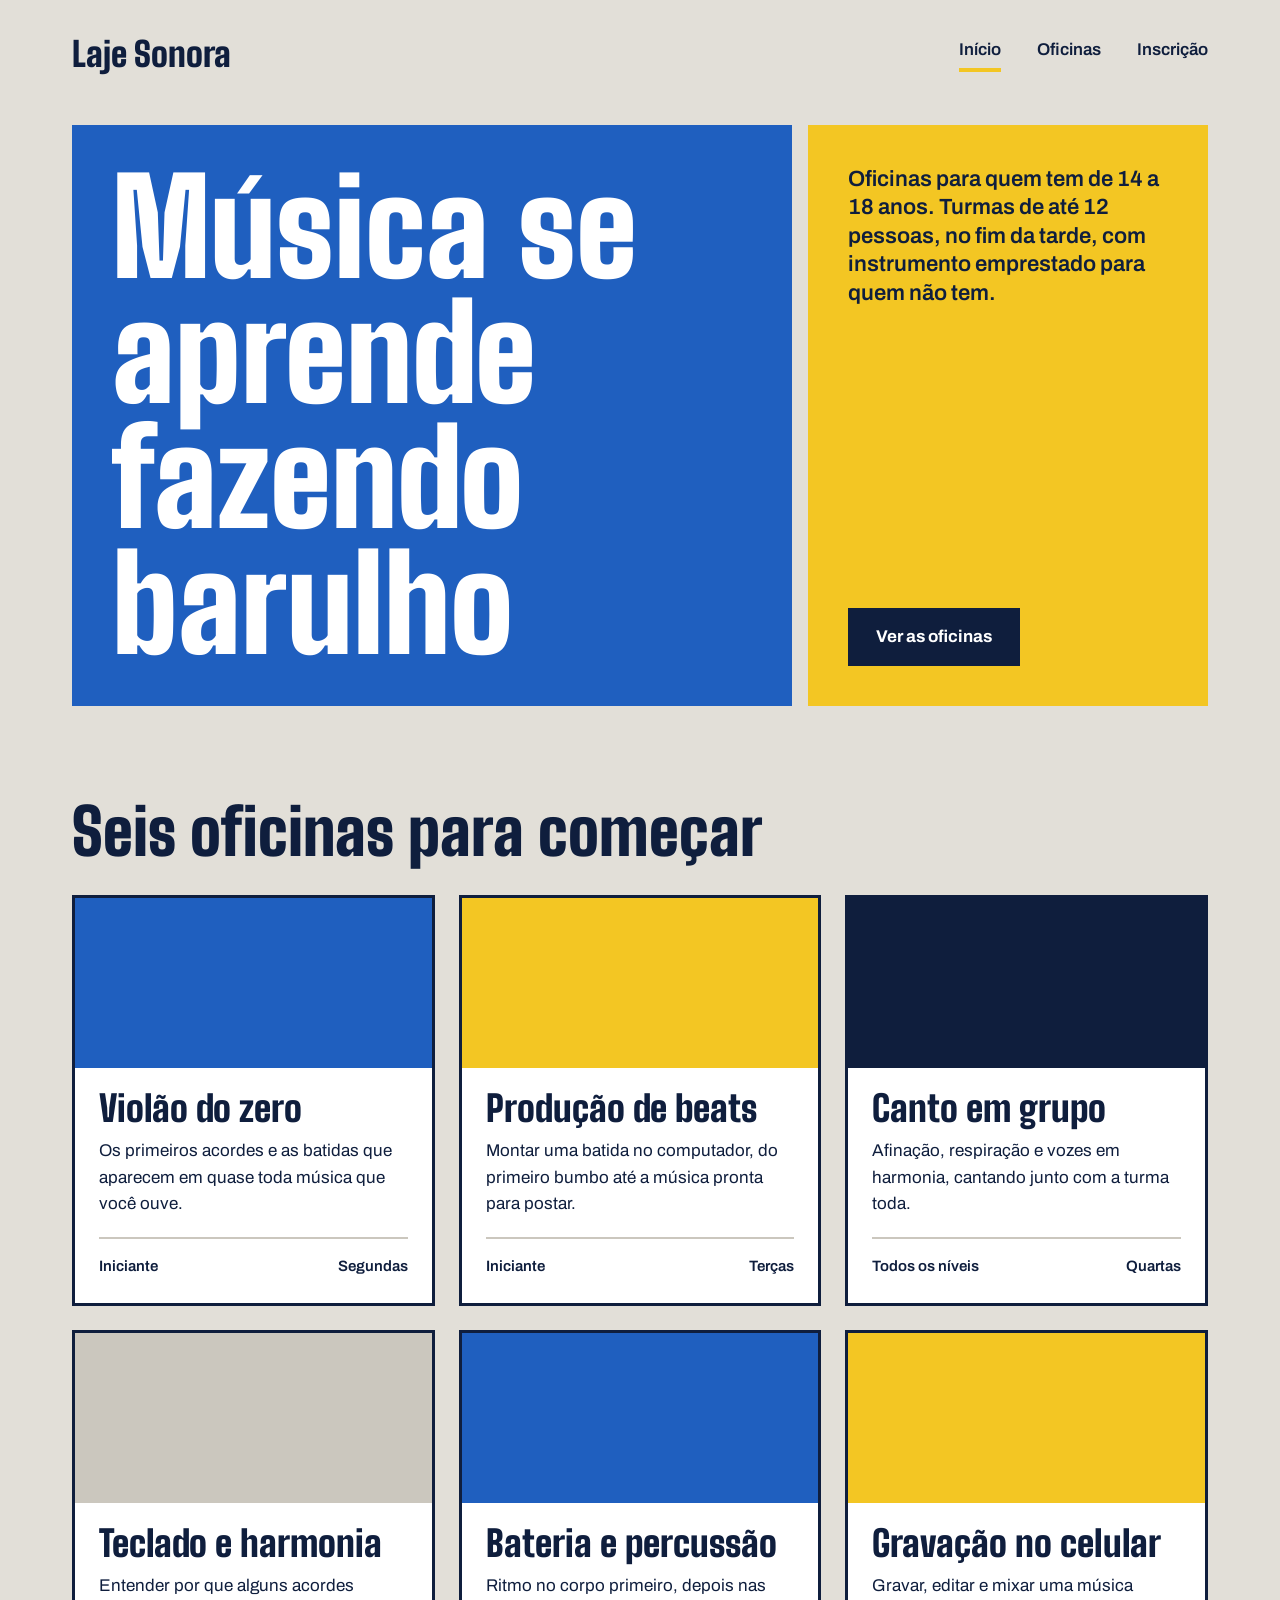
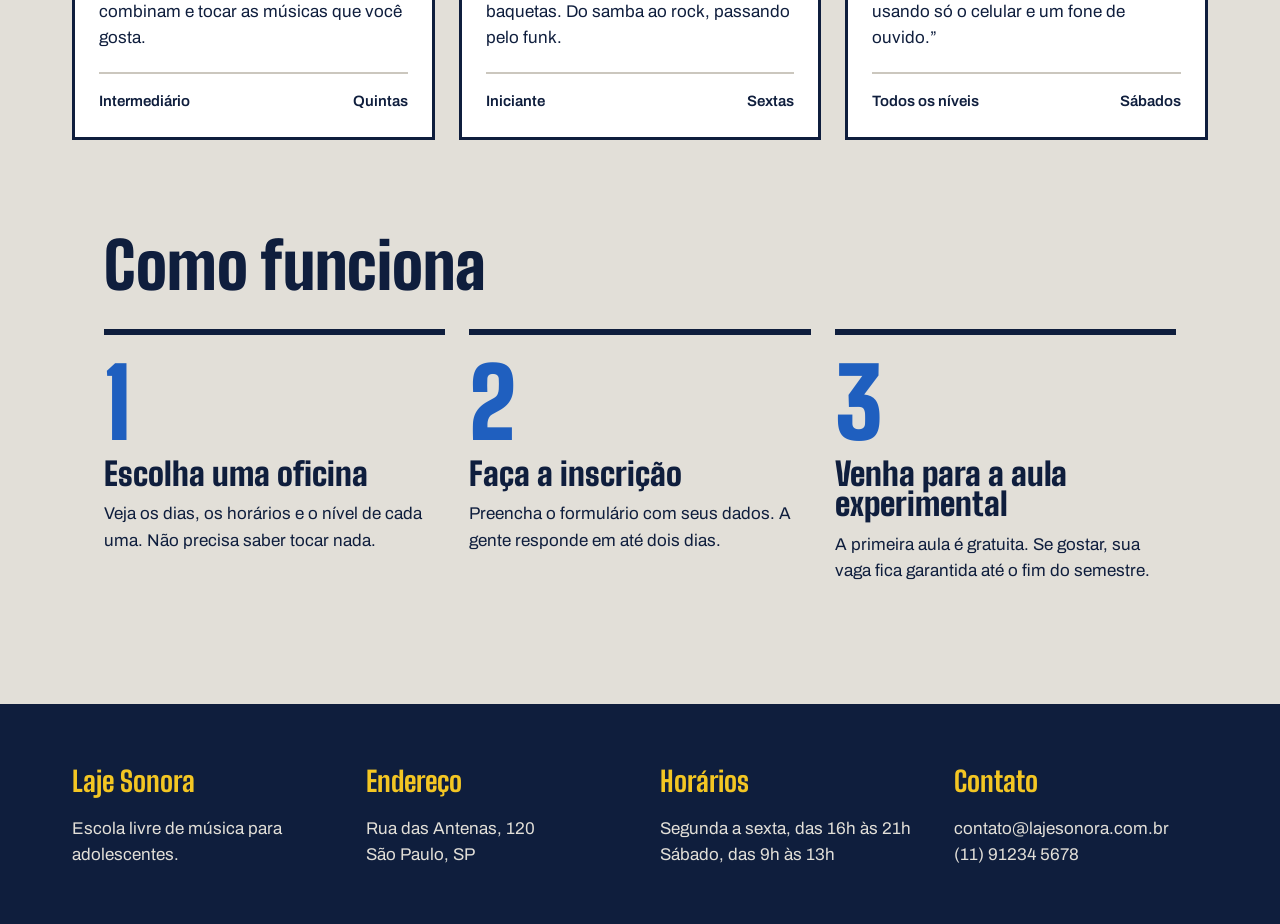
<file: index.html>
<!DOCTYPE html>
<html lang="pt-BR">
<head>
    <meta charset="UTF-8">
    <meta name="viewport" content="width=device-width, initial-scale=1.0">
    <link rel="preconnect" href="https://fonts.googleapis.com">
    <link rel="preconnect" href="https://fonts.gstatic.com" crossorigin>
    <link href="https://fonts.googleapis.com/css2?family=Archivo:ital,wght@0,100..900;1,100..900&family=Big+Shoulders:opsz,wght@10..72,100..900&display=swap" rel="stylesheet">
    <link rel="stylesheet" href="index.css">
    <title>Laje Sonora | Início</title>
</head>
<body>
    <header class="conteudo topo">
        <a href="index.html" class="logo">Laje Sonora</a>
        <nav class="menu">
            <a href="index.html" class="atual">Início</a>
            <a href="oficinas.html">Oficinas</a>
            <a href="inscricao.html">Inscrição</a>
        </nav>
    </header>

    <main>
        <section class="conteudo cartazes">

            <div class="cartaz cartaz-principal">
                <h1>Música se aprende fazendo barulho</h1>
            </div>

            <div class="cartaz cartaz-lateral">
                <p>Oficinas para quem tem de 14 a 18 anos. Turmas de até 12 pessoas, no fim da tarde, com instrumento emprestado para quem não tem.</p>
                <a href="oficinas.html" class="botao">Ver as oficinas</a>
            </div>

        </section>

        <section class="conteudo secao">
            <h2 class="titulo-secao">Seis oficinas para começar</h2>
            
            <div class="cards">
                <article class="card">
                    <div class="foto foto-azul">
                    </div>
                    <div class="card-texto">
                        <h3>Violão do zero</h3>
                        <p>Os primeiros acordes e as batidas que aparecem em quase toda música que você ouve.</p>
                        <div class="card-info">
                            <span>Iniciante</span>
                            <span>Segundas</span>
                        </div>
                    </div>
                </article>

                <article class="card">
                    <div class="foto foto-amarela">
                    </div>
                    <div class="card-texto">
                        <h3>Produção de beats</h3>
                        <p>Montar uma batida no computador, do primeiro bumbo até a música pronta para postar.</p>
                        <div class="card-info">
                            <span>Iniciante</span>
                            <span>Terças</span>
                        </div>
                    </div>
                </article>

                <article class="card">
                    <div class="foto foto-tinta">
                    </div>
                    <div class="card-texto">
                        <h3>Canto em grupo</h3>
                        <p>Afinação, respiração e vozes em harmonia, cantando junto com a turma toda.</p>
                        <div class="card-info">
                            <span>Todos os níveis</span>
                            <span>Quartas</span>
                        </div>
                    </div>
                </article>

                <article class="card">
                    <div class="foto">
                    </div>
                    <div class="card-texto">
                        <h3>Teclado e harmonia</h3>
                        <p>Entender por que alguns acordes combinam e tocar as músicas que você gosta.</p>
                        <div class="card-info">
                            <span>Intermediário</span>
                            <span>Quintas</span>
                        </div>
                    </div>
                </article>

                <article class="card">
                    <div class="foto foto-azul">
                    </div>
                    <div class="card-texto">
                        <h3>Bateria e percussão</h3>
                        <p>Ritmo no corpo primeiro, depois nas baquetas. Do samba ao rock, passando pelo funk.</p>
                        <div class="card-info">
                            <span>Iniciante</span>
                            <span>Sextas</span>
                        </div>
                    </div>
                </article>

                <article class="card">
                    <div class="foto foto-amarela">
                    </div>
                    <div class="card-texto">
                        <h3>Gravação no celular</h3>
                        <p>Gravar, editar e mixar uma música usando só o celular e um fone de ouvido.”</p>
                        <div class="card-info">
                            <span>Todos os níveis</span>
                            <span>Sábados</span>
                        </div>
                    </div>
                </article>
            </div>

            <section class="conteudo secao">
                <h2 class="titulo-secao">Como funciona</h2>

                <div class="passos">
                    <div class="passo">
                        <p class="passo-numero">1</p>
                        <h3>Escolha uma oficina</h3>
                        <p>Veja os dias, os horários e o nível de cada uma. Não precisa saber tocar nada.</p>
                    </div>

                    <div class="passo">
                        <p class="passo-numero">2</p>
                        <h3>Faça a inscrição</h3>
                        <p>Preencha o formulário com seus dados. A gente responde em até dois dias.</p>
                    </div>

                    <div class="passo">
                        <p class="passo-numero">3</p>
                        <h3>Venha para a aula experimental</h3>
                        <p>A primeira aula é gratuita. Se gostar, sua vaga fica garantida até o fim do semestre.</p>
                    </div>
                </div>
            </section>
        </section>
    </main>

    <footer class="rodape">
        <div class="conteudo rodape-colunas">

            <div class="rodape-coluna">
                <h4>Laje Sonora</h4>
                <p>Escola livre de música para adolescentes.</p>
            </div>
            
            <div class="rodape-coluna">
                <h4>Endereço</h4>
                <p>Rua das Antenas, 120<br> São Paulo, SP</p>
            </div>
            
            <div class="rodape-coluna">
                <h4>Horários</h4>
                <p>Segunda a sexta, das 16h às 21h<br> Sábado, das 9h às 13h</p>
            </div>

            <div class="rodape-coluna">
                <h4>Contato</h4>
                <p>contato@lajesonora.com.br<br> (11) 91234 5678</p>
            </div>
        </div>
    </footer>
</body>
</html>
</file>
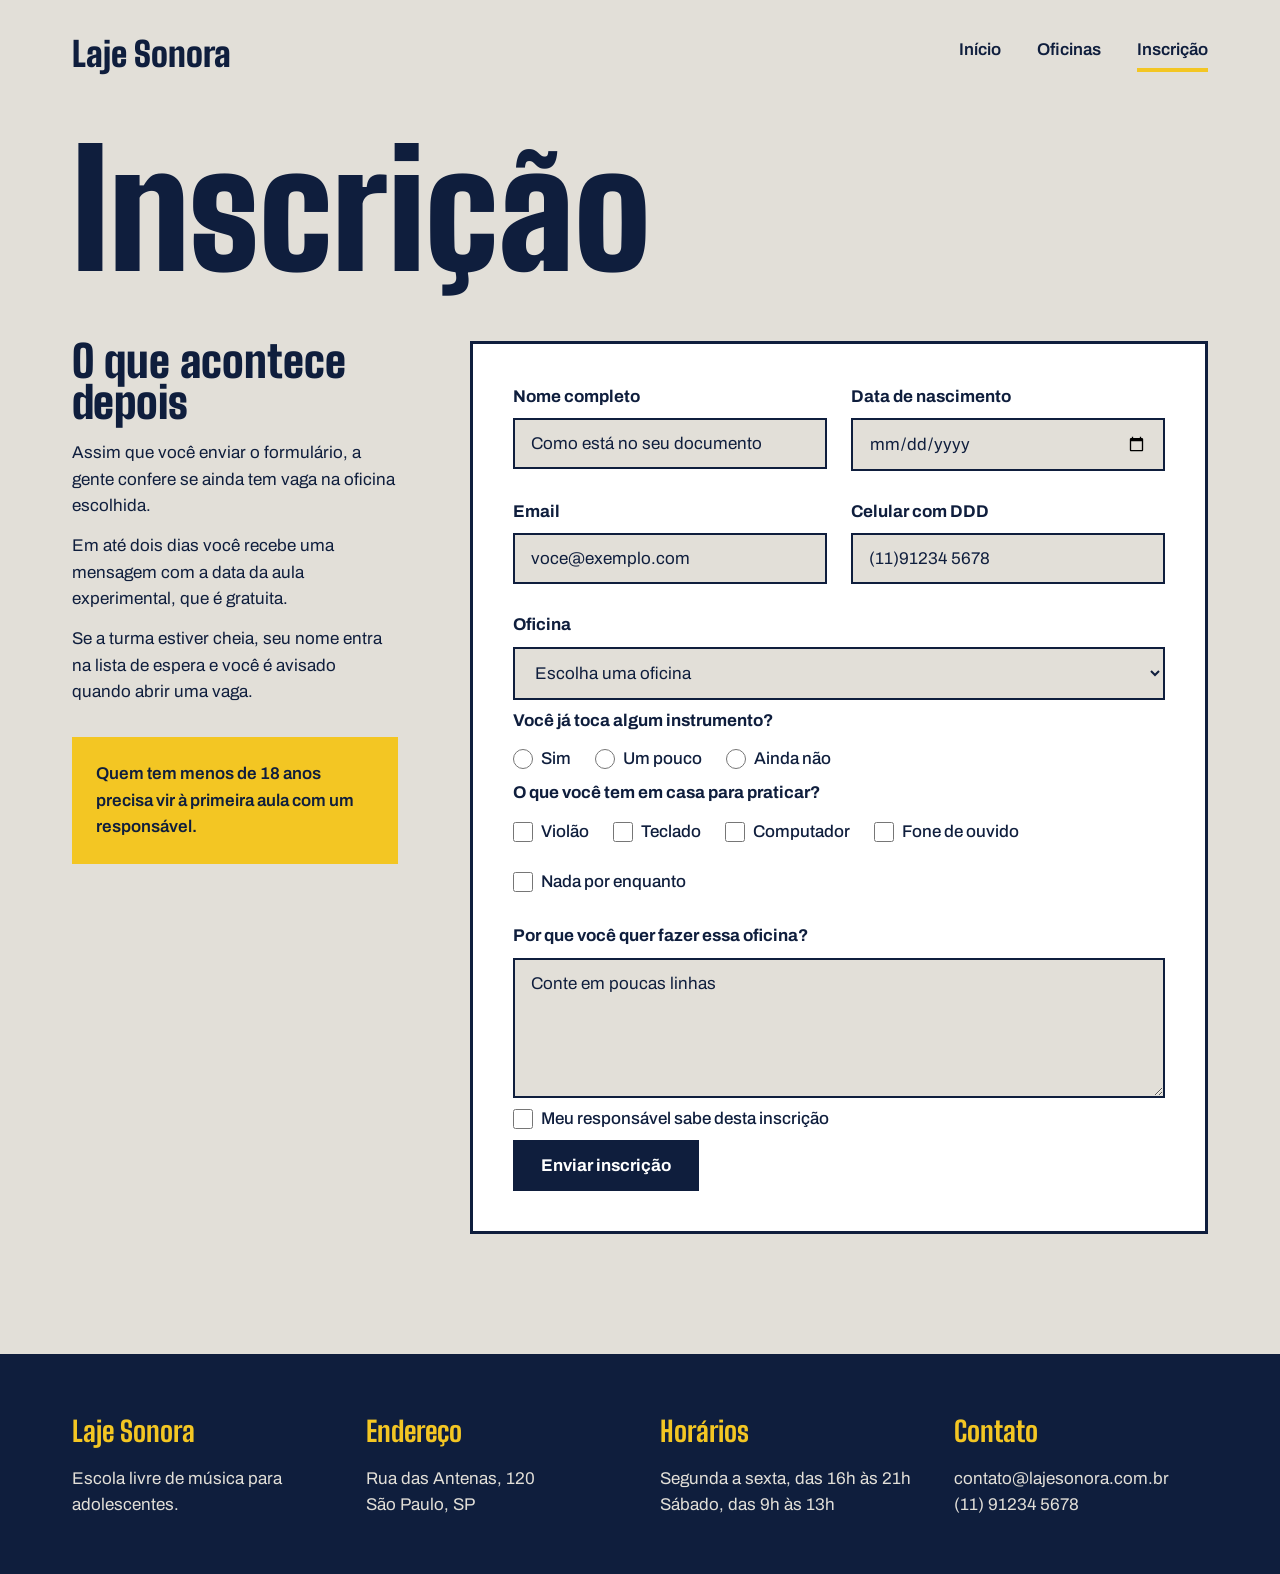
<file: inscricao.html>
<!DOCTYPE html>
<html lang="pt-BR">
<head>
    <meta charset="UTF-8">
    <meta name="viewport" content="width=device-width, initial-scale=1.0">
    <link rel="preconnect" href="https://fonts.googleapis.com">
    <link rel="preconnect" href="https://fonts.gstatic.com" crossorigin>
    <link href="https://fonts.googleapis.com/css2?family=Archivo:ital,wght@0,100..900;1,100..900&family=Big+Shoulders:opsz,wght@10..72,100..900&display=swap" rel="stylesheet">
    <link rel="stylesheet" href="inscricao.css">
    <title>Laje Sonora | Inscrição</title>
</head>
<body>
    <header class="conteudo topo">
        <a href="index.html" class="logo">Laje Sonora</a>
        <nav class="menu">
            <a href="index.html">Início</a>
            <a href="oficinas.html">Oficinas</a>
            <a href="inscricao.html" class="atual">Inscrição</a>
        </nav>
    </header>

    <main class="conteudo">
        <h1 class="titulo-pagina">Inscrição</h1>
        <div class="inscricao">
            <section class="explicacao">
                <h2>O que acontece depois</h2>
                <p>Assim que você enviar o formulário, a gente confere se ainda tem vaga na oficina escolhida.</p>
                <p>Em até dois dias você recebe uma mensagem com a data da aula experimental, que é gratuita.</p>
                <p>Se a turma estiver cheia, seu nome entra na lista de espera e você é avisado quando abrir uma vaga.</p>
                <p class="aviso">Quem tem menos de 18 anos precisa vir à primeira aula com um responsável.</p>
            </section>
            <form action="#" method="post" class="formulario">
                <div class="linha">
                    <div class="campo">
                        <label for="nome">Nome completo</label>
                        <input type="text" id="nome" name="nome" placeholder="Como está no seu documento" required>
                    </div>
                    <div class="campo">
                        <label for="nascimento">Data de nascimento</label>
                        <input type="date" id="nascimento" name="nascimento" required>
                    </div>
                </div>
                <div class="linha">
                    <div class="campo">
                        <label for="email">Email</label>
                        <input type="email" id="email" name="email" placeholder="voce@exemplo.com" required>
                    </div>
                    <div class="campo">
                        <label for="telefone">Celular com DDD</label>
                        <input type="tel" id="telefone" name="telefone" placeholder="(11)91234 5678" required>
                    </div>
                </div>

                <div class="campo">
                    <label for="">Oficina</label>
                    <select name="oficina" id="oficina" required>
                        <option value="">Escolha uma oficina</option>
                        <option value="violao">Violão do zero</option>
                        <option value="beats">Produção de beats</option>
                        <option value="canto">Canto em grupo</option>
                        <option value="teclado">Teclado e harmonia</option>
                        <option value="bateria">Bateria e percussão</option>
                        <option value="gravacao">Gravação no celular</option>
                    </select>

                    <fieldset class="grupo">
                        <legend>Você já toca algum instrumento?</legend>
                        <div class="opcoes">
                            <div class="opcao">
                                <input type= "radio" id="tocaSim" name="toca" value="sim"> <label for="tocaSim">Sim</label>
                            </div>
                            <div class="opcao">
                                <input type= "radio" id="tocaPouco" name="toca" value="pouco"> <label for="tocaSim">Um pouco</label>
                            </div>
                            <div class="opcao">
                                <input type= "radio" id="tocaNao" name="toca" value="nao"> <label for="tocaNao">Ainda não</label>
                            </div>
                        </div>
                    </fieldset>
                    <fieldset class="grupo">
                        <legend>O que você tem em casa para praticar?</legend>
                        <div class="opcoes">
                            <div class="opcao">
                                <input type= "checkbox" id="temViolao" name="tem" value="violao"> <label for="violao">Violão</label>
                            </div>
                            <div class="opcao">
                                <input type= "checkbox" id="temTeclado" name="tem" value="teclado"> <label for="teclado">Teclado</label>
                            </div>
                            <div class="opcao">
                                <input type= "checkbox" id="temComputador" name="tem" value="computador"> <label for="computador">Computador</label>
                            </div>
                            <div class="opcao">
                                <input type= "checkbox" id="temFone" name="tem" value="fone"> <label for="fone">Fone de ouvido</label>
                            </div>
                            <div class="opcao">
                                <input type= "checkbox" id="temNada" name="tem" value="nada"> <label for="nada">Nada por enquanto</label>
                            </div>
                        </div>
                    </fieldset>
                </div>

                <div class="campo">
                    <label for="">Por que você quer fazer essa oficina?</label>
                    <textarea name="motivo" id="motivo" placeholder="Conte em poucas linhas"></textarea>

                    <div class="opcao">
                        <input type="checkbox" id="responsavel" name="responsavel" required>
                        <label for="">Meu responsável sabe desta inscrição</label>
                    </div>

                    <div>
                        <button class="botao" type="submit">Enviar inscrição</button>
                    </div>
                </div>
            </form>
        </div>
    </main>

    <footer class="rodape">
        <div class="conteudo rodape-colunas">

            <div class="rodape-coluna">
                <h4>Laje Sonora</h4>
                <p>Escola livre de música para adolescentes.</p>
            </div>
            
            <div class="rodape-coluna">
                <h4>Endereço</h4>
                <p>Rua das Antenas, 120<br> São Paulo, SP</p>
            </div>
            
            <div class="rodape-coluna">
                <h4>Horários</h4>
                <p>Segunda a sexta, das 16h às 21h<br> Sábado, das 9h às 13h</p>
            </div>

            <div class="rodape-coluna">
                <h4>Contato</h4>
                <p>contato@lajesonora.com.br<br> (11) 91234 5678</p>
            </div>
        </div>
    </footer>
</body>
</html>
</file>
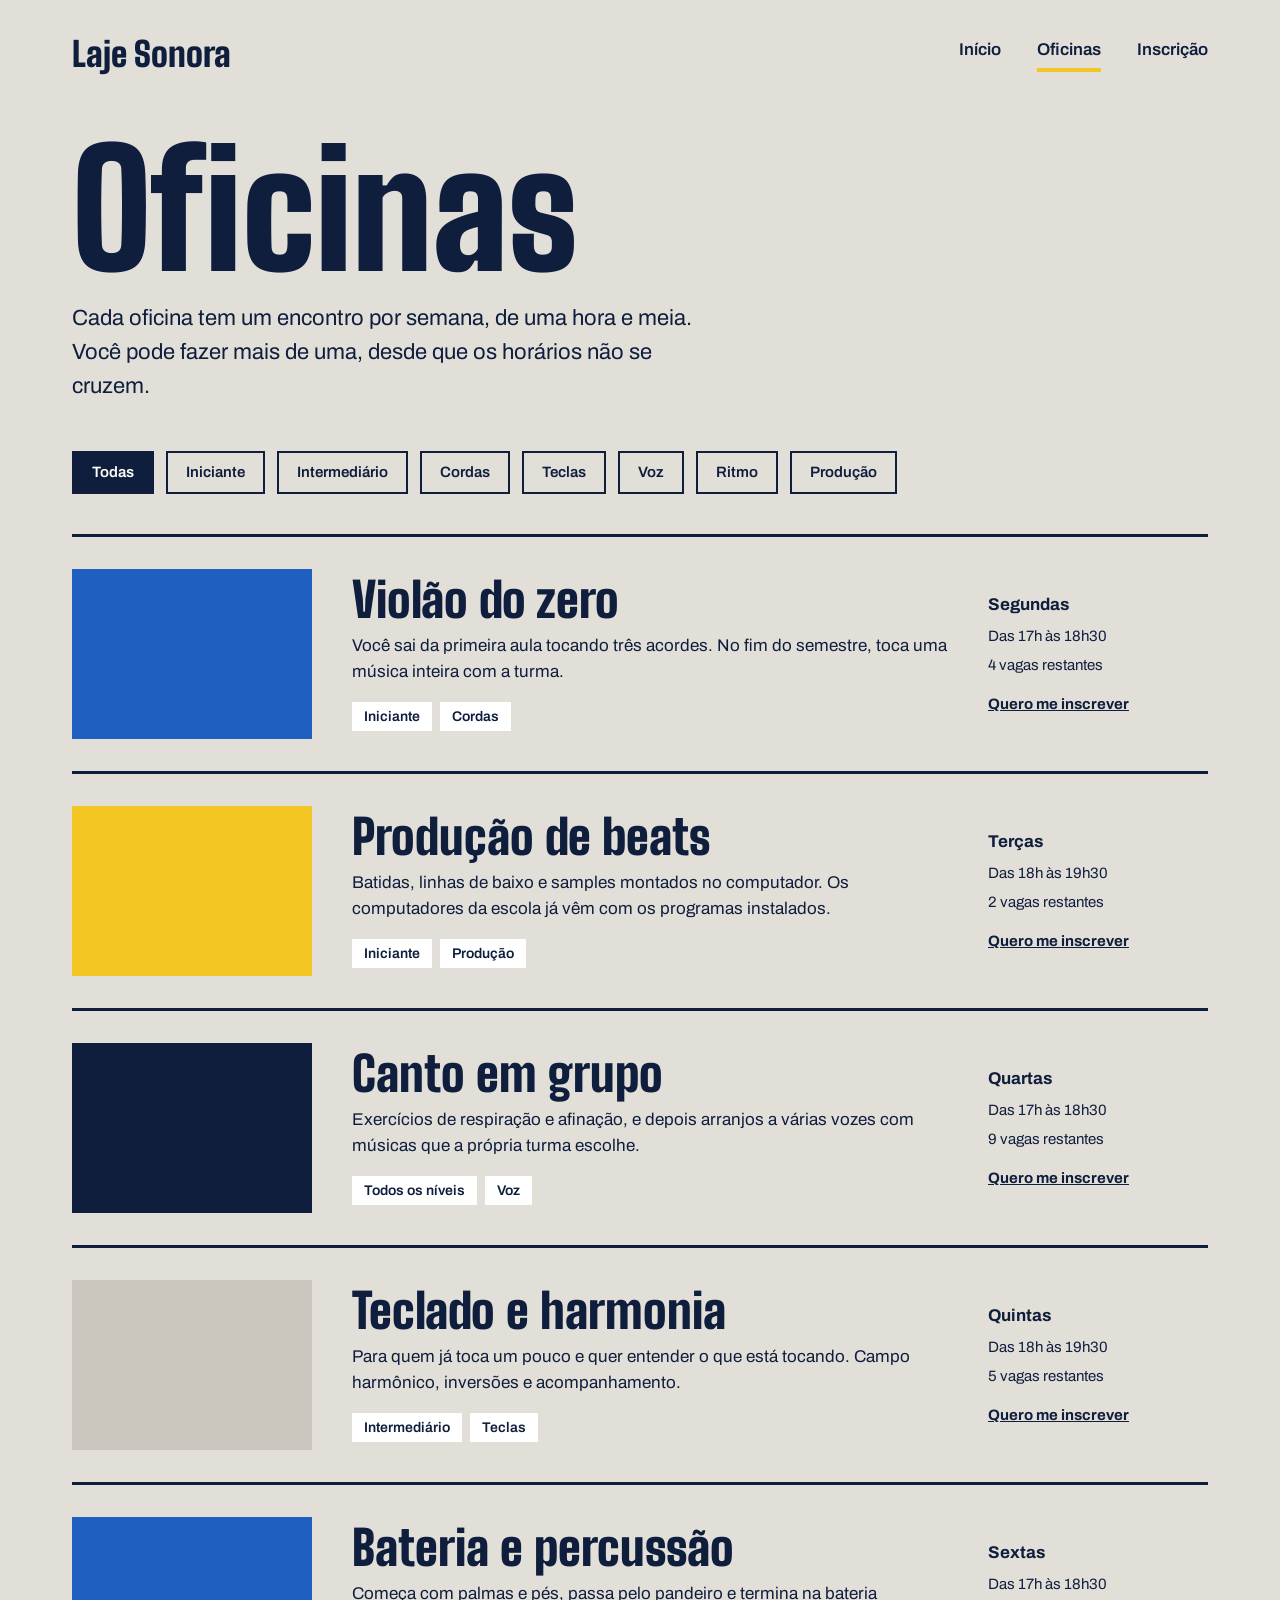
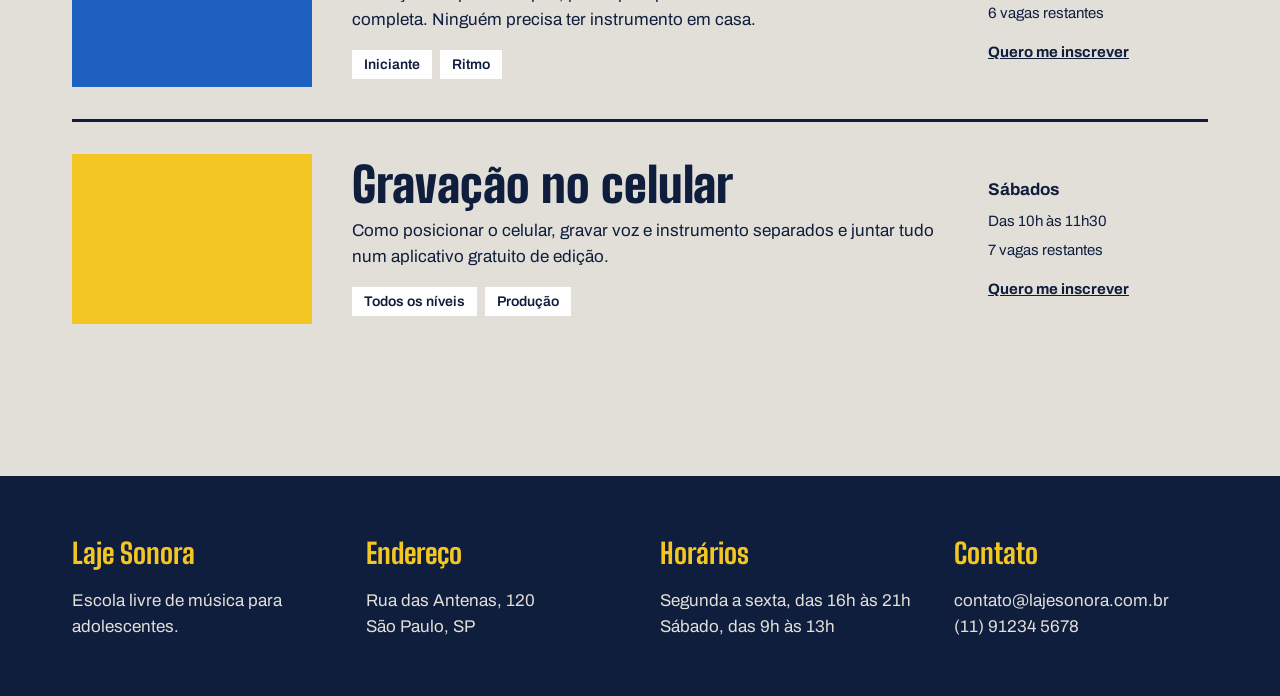
<file: oficinas.html>
<!DOCTYPE html>
<html lang="pt-BR">
<head>
    <meta charset="UTF-8">
    <meta name="viewport" content="width=device-width, initial-scale=1.0">
    <link rel="preconnect" href="https://fonts.googleapis.com">
    <link rel="preconnect" href="https://fonts.gstatic.com" crossorigin>
    <link href="https://fonts.googleapis.com/css2?family=Archivo:ital,wght@0,100..900;1,100..900&family=Big+Shoulders:opsz,wght@10..72,100..900&display=swap" rel="stylesheet">
    <link rel="stylesheet" href="oficinas.css">
    <title>Laje Sonora | Oficinas</title>
</head>
<body>
    <header class="conteudo topo">
        <a href="index.html" class="logo">Laje Sonora</a>
        <nav class="menu">
            <a href="index.html">Início</a>
            <a href="oficinas.html" class="atual">Oficinas</a>
            <a href="inscricao.html">Inscrição</a>
        </nav>
    </header>

    <main class="conteudo">
        <h1 class="titulo-pagina">Oficinas</h1>
        <p class="subtitulo-pagina">Cada oficina tem um encontro por semana, de uma hora e meia. Você pode fazer mais de uma, desde que os horários não se cruzem.</p>
        <div class="filtros">
            <span class="filtro ativo">Todas</span>
            <span class="filtro">Iniciante</span>
            <span class="filtro">Intermediário</span>
            <span class="filtro">Cordas</span>
            <span class="filtro">Teclas</span>
            <span class="filtro">Voz</span>
            <span class="filtro">Ritmo</span>
            <span class="filtro">Produção</span>
        </div>
        <div class="lista">
            <article class="oficina">

                <div class="foto foto-azul"></div>

                <div class="oficina-texto">
                    <h2>Violão do zero</h2>
                    <p>Você sai da primeira aula tocando três acordes. No fim do semestre, toca uma música inteira com a turma.</p>
                
                    <div class="etiquetas">
                        <span class="etiqueta">Iniciante</span>
                        <span class="etiqueta">Cordas</span>
                    </div>
                </div>
                <div class="oficina-detalhes">
                    <strong>Segundas</strong>
                    <span>Das 17h às 18h30</span>
                    <span>4 vagas restantes</span>
                    <a href="inscricao.html">Quero me inscrever</a>
                </div>
                
            </article>

            <article class="oficina">

                <div class="foto foto-amarela"></div>

                <div class="oficina-texto">
                    <h2>Produção de beats</h2>
                    <p>Batidas, linhas de baixo e samples montados no computador. Os computadores da escola já vêm com os programas instalados.</p>
                   
                    <div class="etiquetas">
                        <span class="etiqueta">Iniciante</span>
                        <span class="etiqueta">Produção</span>
                    </div>
                </div> 
                <div class="oficina-detalhes">
                    <strong>Terças</strong>
                    <span>Das 18h às 19h30</span>
                    <span>2 vagas restantes</span>
                    <a href="inscricao.html">Quero me inscrever</a>
                </div>
                
            </article>

            <article class="oficina">

                <div class="foto foto-tinta"></div>

                <div class="oficina-texto">
                    <h2>Canto em grupo</h2>
                    <p>Exercícios de respiração e afinação, e depois arranjos a várias vozes com músicas que a própria turma escolhe.</p>
                

                    <div class="etiquetas">
                        <span class="etiqueta">Todos os níveis</span>
                        <span class="etiqueta">Voz</span>
                    </div>
                </div>
                <div class="oficina-detalhes">
                    <strong>Quartas</strong>
                    <span>Das 17h às 18h30</span>
                    <span>9 vagas restantes</span>
                    <a href="inscricao.html">Quero me inscrever</a>
                </div>
                
            </article>

            <article class="oficina">

                <div class="foto"></div>

                <div class="oficina-texto">
                    <h2>Teclado e harmonia</h2>
                    <p>Para quem já toca um pouco e quer entender o que está tocando. Campo harmônico, inversões e acompanhamento.</p>
                

                    <div class="etiquetas">
                        <span class="etiqueta">Intermediário</span>
                        <span class="etiqueta">Teclas</span>
                    </div>
                </div>
                <div class="oficina-detalhes">
                    <strong>Quintas</strong>
                    <span>Das 18h às 19h30</span>
                    <span>5 vagas restantes</span>
                    <a href="inscricao.html">Quero me inscrever</a>
                </div>
                
            </article>

            <article class="oficina">

                <div class="foto foto-azul"></div>

                <div class="oficina-texto">
                    <h2>Bateria e percussão</h2>
                    <p>Começa com palmas e pés, passa pelo pandeiro e termina na bateria completa. Ninguém precisa ter instrumento em casa.</p>
                

                    <div class="etiquetas">
                        <span class="etiqueta">Iniciante</span>
                        <span class="etiqueta">Ritmo</span>
                    </div>
                </div>
                <div class="oficina-detalhes">
                    <strong>Sextas</strong>
                    <span>Das 17h às 18h30</span>
                    <span>6 vagas restantes</span>
                    <a href="inscricao.html">Quero me inscrever</a>
                </div>
                
            </article>

            <article class="oficina">

                <div class="foto foto-amarela"></div>

                <div class="oficina-texto">
                    <h2>Gravação no celular</h2>
                    <p>Como posicionar o celular, gravar voz e instrumento separados e juntar tudo num aplicativo gratuito de edição.</p>
                

                    <div class="etiquetas">
                        <span class="etiqueta">Todos os níveis</span>
                        <span class="etiqueta">Produção</span>
                    </div>
                </div>
                <div class="oficina-detalhes">
                    <strong>Sábados</strong>
                    <span>Das 10h às 11h30</span>
                    <span>7 vagas restantes</span>
                    <a href="inscricao.html">Quero me inscrever</a>
                </div>
                
            </article>
        </div>
    </main>

    <footer class="rodape">
        <div class="conteudo rodape-colunas">

            <div class="rodape-coluna">
                <h4>Laje Sonora</h4>
                <p>Escola livre de música para adolescentes.</p>
            </div>
            
            <div class="rodape-coluna">
                <h4>Endereço</h4>
                <p>Rua das Antenas, 120<br> São Paulo, SP</p>
            </div>
            
            <div class="rodape-coluna">
                <h4>Horários</h4>
                <p>Segunda a sexta, das 16h às 21h<br> Sábado, das 9h às 13h</p>
            </div>

            <div class="rodape-coluna">
                <h4>Contato</h4>
                <p>contato@lajesonora.com.br<br> (11) 91234 5678</p>
            </div>
        </div>
    </footer>
</body>
</html>
</file>
<file: index.css>
* {
    margin: 0;
    padding: 0;
    box-sizing: border-box;
}

:root {
    --concreto: #E2DFD8;
    --concreto-escuro: #CBC7BE;
    --tinta: #0F1E3D;
    --caixa-dagua: #1F5FBF;
    --fita: #F3C623;
    --branco: #FFFFFF;

    --fonte-cartaz: "Big Shoulders", "Arial Narrow", sans-serif;
    --font-texto: "Archivo", Arial, sans-serif;
}

body {
    background-color: var(--concreto);
    color: var(--tinta);
    font-family: var(--font-texto);
    font-size: 17px;
    line-height: 1.55;
    a {
        color: inherit;
    }
}

h1, h2, h3 {
    font-family: var(--fonte-cartaz);
    font-weight: 900;
    line-height: 0.95;
}

.conteudo {
    max-width: 1200px;
    margin-inline: auto;
    padding-inline: 32px;
}

.topo {
    padding-block: 28px;
    display: flex;
    justify-content: space-between;
    align-items: center;
}

.logo {
    font-family: var(--fonte-cartaz);
    font-size: 34px;
    font-weight: 900;
    text-decoration: none;
}

.menu {
    display: flex;
    gap: 36px;

    a {
        font-weight: 600;
        text-decoration: none;
        padding-bottom: 4px;
        border-bottom: 4px solid transparent;
    }
    a:hover {
        border-bottom-color: var(--tinta);
    }
    a.atual {
        border-bottom-color: var(--fita);
    }
}

.cartazes {
    margin-top: 16px;
    display: flex;
    gap: 16px;
}
.cartaz {
    padding: 40px;
}

.cartaz-principal {
    background-color: var(--caixa-dagua);
    color: var(--branco);
    flex: 2;
    h1 {
        font-size: 132px;
        max-width: 9ch;
    }
}

.cartaz-lateral {
    background-color: var(--fita);
    flex: 1;
    display: flex;
    flex-direction: column;
    justify-content: space-between;
    gap: 32px;
    align-items: flex-start;
    p {
        font-size: 22px;
        font-weight: 600;
        line-height: 1.3;
    }
}

.botao {
    background-color: var(--tinta);
    color: var(--branco);
    font-weight: 700;
    text-decoration: none;
    padding: 16px 28px;
    border: none;
    font-family: var(--font-texto);
    font-size: 17px;
    cursor: pointer;
    
}

.botao:hover {
    background-color: var(--caixa-dagua);
}

.secao {
    margin-top: 96px;
}

.titulo-secao {
    font-size: 64px;
    margin-bottom: 32px;
}

.cards {
    display: flex;
    flex-wrap: wrap;
    gap: 24px;
}

.card {
    background-color: var(--branco);
    border: 3px solid var(--tinta);
    flex: 1 1 340px;
    h3 {
        font-size: 36px;
        margin-bottom: 12px;
    }
    .foto {
        height: 170px;
        background-color: var(--concreto-escuro);
    }
    .foto-azul {
        background-color: var(--caixa-dagua);
    }
    .foto-amarela {
        background-color: var(--fita);
    }
    .foto-tinta {
        background-color: var(--tinta);
    }
}

.card-texto {
    padding: 24px;
}

.card-info {
    margin-top: 20px;
    padding-top: 16px;
    border-top: 2px solid var(--concreto-escuro);
    font-weight: 600;
    font-size: 15px;
    display: flex;
    justify-content: space-between;
}

.passos {
    display: flex;
    gap: 24px;
}

.passo {
    border-top: 6px solid var(--tinta);
    padding-top: 20px;
    flex: 1;
    h3 {
        font-size: 32px;
        margin-block: 8px 12px;
    }
}

.passo-numero {
    font-family: var(--fonte-cartaz);
    font-size: 96px;
    font-weight: 900;
    line-height: 1;
    color: var(--caixa-dagua);
}

.rodape {
    margin-top: 120px;
    background-color: var(--tinta);
    color: var(--concreto);
    padding-block: 56px;
    h4 {
        font-family: var(--fonte-cartaz);
        font-size: 28px;
        color: var(--fita);
        margin-bottom: 12px;
    }
}

.rodape-colunas {
    display: flex;
    gap: 40px;
}

.rodape-coluna {
    flex: 1;
}

@media (max-widht: 800px) {
    .cartazes, 
    .passos, 
    .rodape-colunas {
        flex-direction: column;
    }
    .cartaz-principal h1 {
        font-size: 84px;
    }
}
</file>
<file: inscricao.css>
* {
    margin: 0;
    padding: 0;
    box-sizing: border-box;
}

:root {
    --concreto: #E2DFD8;
    --concreto-escuro: #CBC7BE;
    --tinta: #0F1E3D;
    --caixa-dagua: #1F5FBF;
    --fita: #F3C623;
    --branco: #FFFFFF;

    --fonte-cartaz: "Big Shoulders", "Arial Narrow", sans-serif;
    --fonte-texto: "Archivo", Arial, sans-serif;
}

body {
    background-color: var(--concreto);
    color: var(--tinta);
    font-family: var(--fonte-texto);
    font-size: 17px;
    line-height: 1.55;
    a {
        color: inherit;
    }
}

h1, h2, h3 {
    font-family: var(--fonte-cartaz);
    font-weight: 900;
    line-height: 0.95;
}

.conteudo {
    max-width: 1200px;
    margin-inline: auto;
    padding-inline: 32px;
}

.topo {
    padding-block: 28px;
    display: flex;
    justify-content: space-between;
    align-items: center;
}

.logo {
    font-family: var(--fonte-cartaz);
    font-size: 34px;
    font-weight: 900;
    text-decoration: none;
}

.menu {
    display: flex;
    gap: 36px;

    a {
        font-weight: 600;
        text-decoration: none;
        padding-bottom: 4px;
        border-bottom: 4px solid transparent;
    }
    a:hover {
        border-bottom-color: var(--tinta);
    }
    a.atual {
        border-bottom-color: var(--fita);
    }
}

.rodape {
    margin-top: 120px;
    background-color: var(--tinta);
    color: var(--concreto);
    padding-block: 56px;
    h4 {
        font-family: var(--fonte-cartaz);
        font-size: 28px;
        color: var(--fita);
        margin-bottom: 12px;
    }
}

.titulo-pagina {
    font-size: 160px;
    margin-top: 24px;
}

.botao {
    background-color: var(--tinta);
    color: var(--branco);
    font-weight: 700;
    text-decoration: none;
    padding: 16px 28px;
    border: none;
    font-family: var(--font-texto);
    font-size: 17px;
    cursor: pointer;
    
}

.botao:hover {
    background-color: var(--caixa-dagua);
}

.inscricao {
    margin-top: 56px;
    display: flex;
    gap: 72px;
}

.explicacao {
    flex: 1;
    h2 {
        font-size: 44px;
        margin-bottom: 16px;
    }
    p+p {
        margin-top: 14px;
    }
}

.explicacao .aviso {
    margin-top: 32px;
    padding: 24px;
    background-color: var(--fita);
    font-weight: 600;
}

.formulario {
    background-color: var(--branco);
    border: 3px solid var(--tinta);
    padding: 40px;
    flex: 2;
    display: flex;
    flex-direction: column;
    gap: 28px;
}

.linha {
    display: flex;
    gap: 24px;
}

.campo {
    flex: 1;
    display: flex;
    flex-direction: column;
    gap: 8px;
}

.grupo {
    legend {
        margin-bottom: 12px;
    }
}

.opcoes {
    display: flex;
    flex-wrap: wrap;
    gap: 24px;
}

.opcao {
    display: flex;
    align-items: center;
    gap: 8px;
}

.formulario label,
.formulario legend {
    font-weight: 700;
}

.formulario fieldset {
    border: none;
}

.formulario input[type="text"],
.formulario input[type="email"],
.formulario input[type="tel"],
.formulario input[type="date"],
.formulario select,
.formulario textarea {
    width: 100%;
    padding: 14px 16px;
    border: 2px solid var(--tinta);
    background-color: var(--concreto);
    font-family: var(--fonte-texto);
    font-size: 17px;
    color: var(--tinta);
 }

.formulario input::placeholder,
.formulario textarea::placeholder {
    color: var(--tinta);
    opacity: 1;
}

 .formulario input:focus,
 .formulario select:focus,
 .formulario textarea:focus {
    outline: 3px solid var(--caixa-dagua);
    outline-offset: 2px;
    background-color: var(--branco);
 }

 .formulario textarea {
    height: 140px;
    resize: vertical;
 }

 .formulario .opcao label {
    font-weight: 500;
 }

.formulario input[type="radio"],
.formulario input[type="checkbox"] {
    width: 20px;
    height: 20px;
    accent-color: var(--caixa-dagua);
}

.rodape-colunas {
    display: flex;
    gap: 40px;
}

.rodape-coluna {
    flex: 1;
}

@media (max-widht: 800px) {
    .inscricao,
    .linha,
    .rodape-colunas {
        flex-direction: column;
    }

    .titulo-pagina {
        font-size: 96px;
    }
}
</file>
<file: oficinas.css>
* {
    margin: 0;
    padding: 0;
    box-sizing: border-box;
}

:root {
    --concreto: #E2DFD8;
    --concreto-escuro: #CBC7BE;
    --tinta: #0F1E3D;
    --caixa-dagua: #1F5FBF;
    --fita: #F3C623;
    --branco: #FFFFFF;

    --fonte-cartaz: "Big Shoulders", "Arial Narrow", sans-serif;
    --fonte-texto: "Archivo", Arial, sans-serif;
}

body {
    background-color: var(--concreto);
    color: var(--tinta);
    font-family: var(--fonte-texto);
    font-size: 17px;
    line-height: 1.55;
    a {
        color: inherit;
    }
}

h1, h2, h3 {
    font-family: var(--fonte-cartaz);
    font-weight: 900;
    line-height: 0.95;
}

.conteudo {
    max-width: 1200px;
    margin-inline: auto;
    padding-inline: 32px;
}

.topo {
    padding-block: 28px;
    display: flex;
    justify-content: space-between;
    align-items: center;
}

.logo {
    font-family: var(--fonte-cartaz);
    font-size: 34px;
    font-weight: 900;
    text-decoration: none;
}

.menu {
    display: flex;
    gap: 36px;

    a {
        font-weight: 600;
        text-decoration: none;
        padding-bottom: 4px;
        border-bottom: 4px solid transparent;
    }
    a:hover {
        border-bottom-color: var(--tinta);
    }
    a.atual {
        border-bottom-color: var(--fita);
    }
}

.titulo-pagina {
    font-size: 160px;
    margin-top: 24px;
}

.subtitulo-pagina{
    font-size: 22px;
    max-width: 640px;
    margin-top: 16px;
}

.filtros {
    margin-top: 48px;
    display: flex;
    flex-wrap: wrap;
    gap: 12px;
}

.filtro {
    border: 2px solid var(--tinta);
    padding: 8px 18px;
    font-weight: 600;
    font-size: 15px;
}

.filtro.ativo {
    background-color: var(--tinta);
    color: var(--branco);
}

.lista {
    margin-top: 40px;
}

.oficina {
    padding-block: 32px;
    border-top: 3px solid var(--tinta);
    display: flex;
    align-items: center;
    gap: 40px;
    h2 {
        font-size: 48px;
        margin-bottom: 10px;
    }
        
}

.oficina .foto {
    width: 240px;
    height: 170px;
    flex-shrink: 0;
} 

.oficina-texto {
    flex: 1;
}

.etiquetas {
    margin-top: 16px;
    display: flex;
    gap: 8px;
}

.etiqueta {
    background-color: var(--branco);
    padding: 4px 12px;
    font-size: 14px;
    font-weight: 600;
}

.oficina-detalhes {
    width: 220px;
    font-size: 15px;
    display: flex;
    flex-direction: column;
    gap: 6px;

    strong {
        font-size: 17px;
    }

    a {
        margin-top: 10px;
        font-weight: 700;
    }
}


.foto {
        height: 170px;
        background-color: var(--concreto-escuro);
    }
    .foto-azul {
        background-color: var(--caixa-dagua);
    }
    .foto-amarela {
        background-color: var(--fita);
    }
    .foto-tinta {
        background-color: var(--tinta);
    }

.rodape {
    margin-top: 120px;
    background-color: var(--tinta);
    color: var(--concreto);
    padding-block: 56px;
    h4 {
        font-family: var(--fonte-cartaz);
        font-size: 28px;
        color: var(--fita);
        margin-bottom: 12px;
    }
}

.rodape-colunas {
    display: flex;
    gap: 40px;
}

.rodape-coluna {
    flex: 1;
}

@media (max-widht: 800px) {
    .oficina,
    .rodape-colunas {
        flex-direction: column;
        align-items: stretch;
    }
    .titulo-pagina {
        font-size: 96px;
    }
    .oficina .foto,
    .oficina-detalhes{
        width: 100%;
    }
}
</file>
